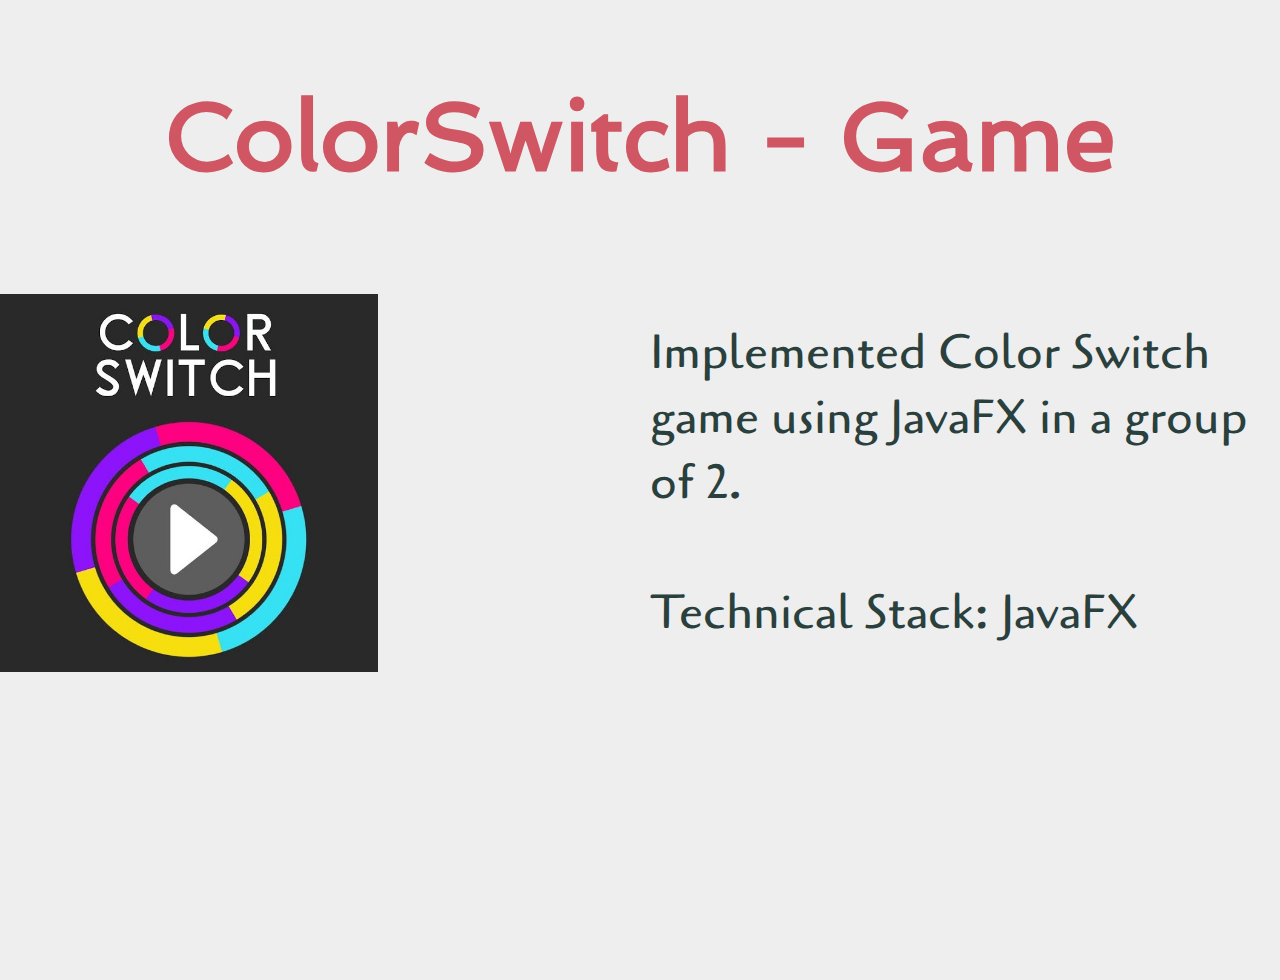
<file: portfolio/portfolio/templates/colorSwitch.html>
<!DOCTYPE html>
<html lang="en">
<head>
    <meta charset="utf-8">

    <meta name="viewport" content="width=device-width, initial-scale=1, minimum-scale=1, maximum-scale=1">

    <link rel="stylesheet" href="../static/css/style_project.css" />
    <link rel="stylesheet" href="../static/css/style.css" />

    <link rel="preconnect" href="https://fonts.gstatic.com">
    <link href="https://fonts.googleapis.com/css2?family=Spinnaker&display=swap" rel="stylesheet">
    <link href="https://fonts.googleapis.com/css2?family=Cagliostro&display=swap" rel="stylesheet">

    <title>
        Avishi's portfolio
    </title>  
</head>
<body>

    <div class="project-intro-text">
        <h2>ColorSwitch - Game</h2>
    </div>
    
    <div class="flex-container">
        <div class="container"  data-tilt data-tilt-reset="false">
            <img src="../static/img/color_switch.jpeg" alt="Image" />
        </div>

        <div class="container">
            <p class="project-description">
                Implemented Color Switch game using JavaFX in a group of 2.<br><br>
                Technical Stack: JavaFX
            </p>
        </div>

    </div>

    <script type="text/javascript" src="../static/js/vanilla-tilt.js"></script>

</body>
</html>
</file>
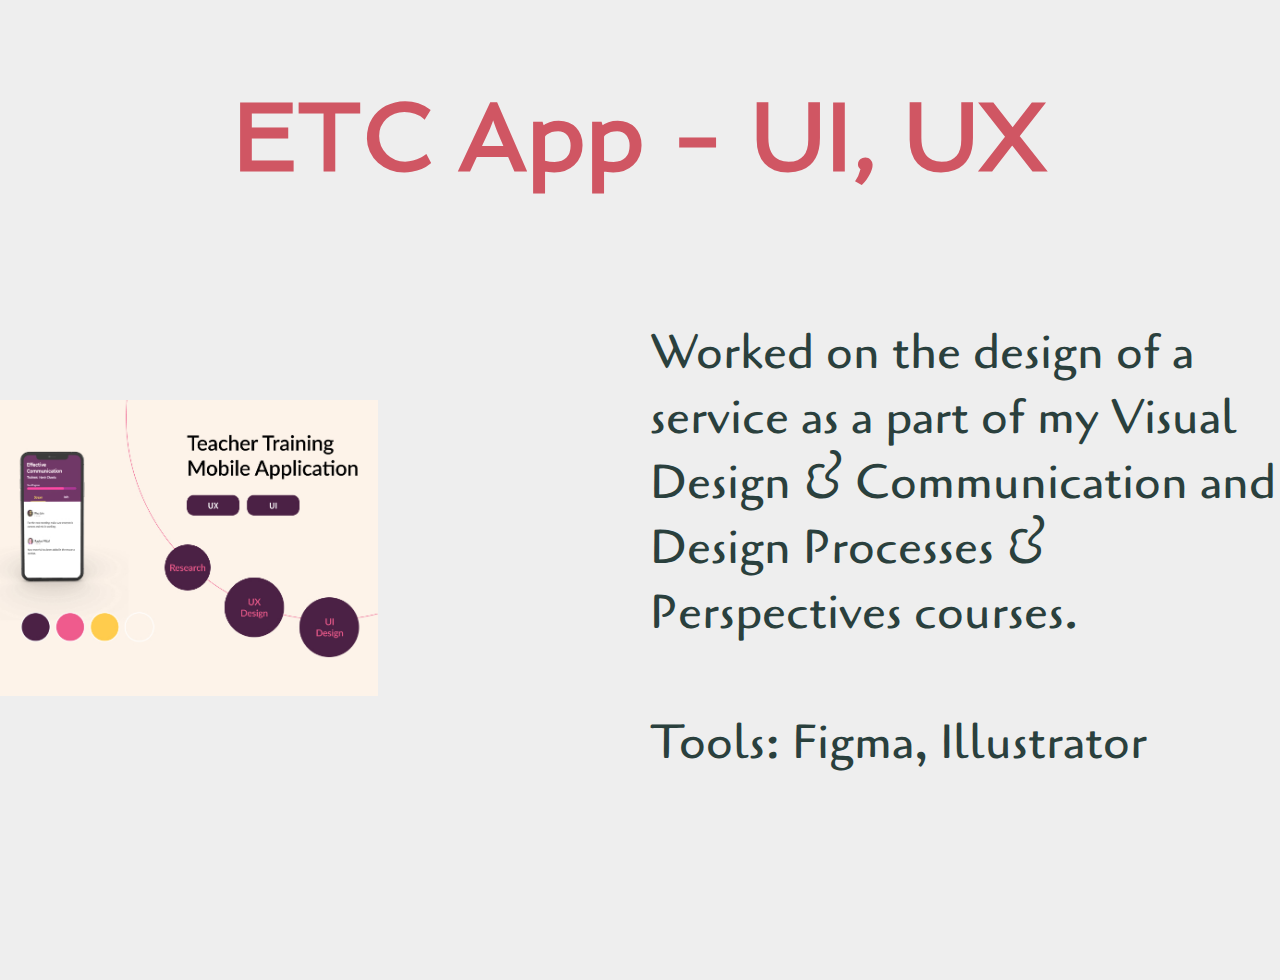
<file: portfolio/portfolio/templates/ETC.html>
<!DOCTYPE html>
<html lang="en">
<head>
    <meta charset="utf-8">

    <meta name="viewport" content="width=device-width, initial-scale=1, minimum-scale=1, maximum-scale=1">

    <link rel="stylesheet" href="../static/css/style_project.css" />
    <link rel="stylesheet" href="../static/css/style.css" />

    <link rel="preconnect" href="https://fonts.gstatic.com">
    <link href="https://fonts.googleapis.com/css2?family=Spinnaker&display=swap" rel="stylesheet">
    <link href="https://fonts.googleapis.com/css2?family=Cagliostro&display=swap" rel="stylesheet">

    <title>
        Avishi's portfolio
    </title>  
</head>
<body>

    <div class="project-intro-text">
        <h2>ETC App - UI, UX</h2>
    </div>
    
    <div class="flex-container">
        <div class="container"  data-tilt data-tilt-reset="false">
            <img src="../static/img/teacher_training.jpg" alt="Image" />
        </div>

        <div class="container">
            <p class="project-description">
                Worked on the design of a service as a part of my Visual Design & Communication and Design Processes & Perspectives courses.<br><br>
                Tools: Figma, Illustrator
            </p>
        </div>

    </div>

    <script type="text/javascript" src="../static/js/vanilla-tilt.js"></script>

</body>
</html>
</file>
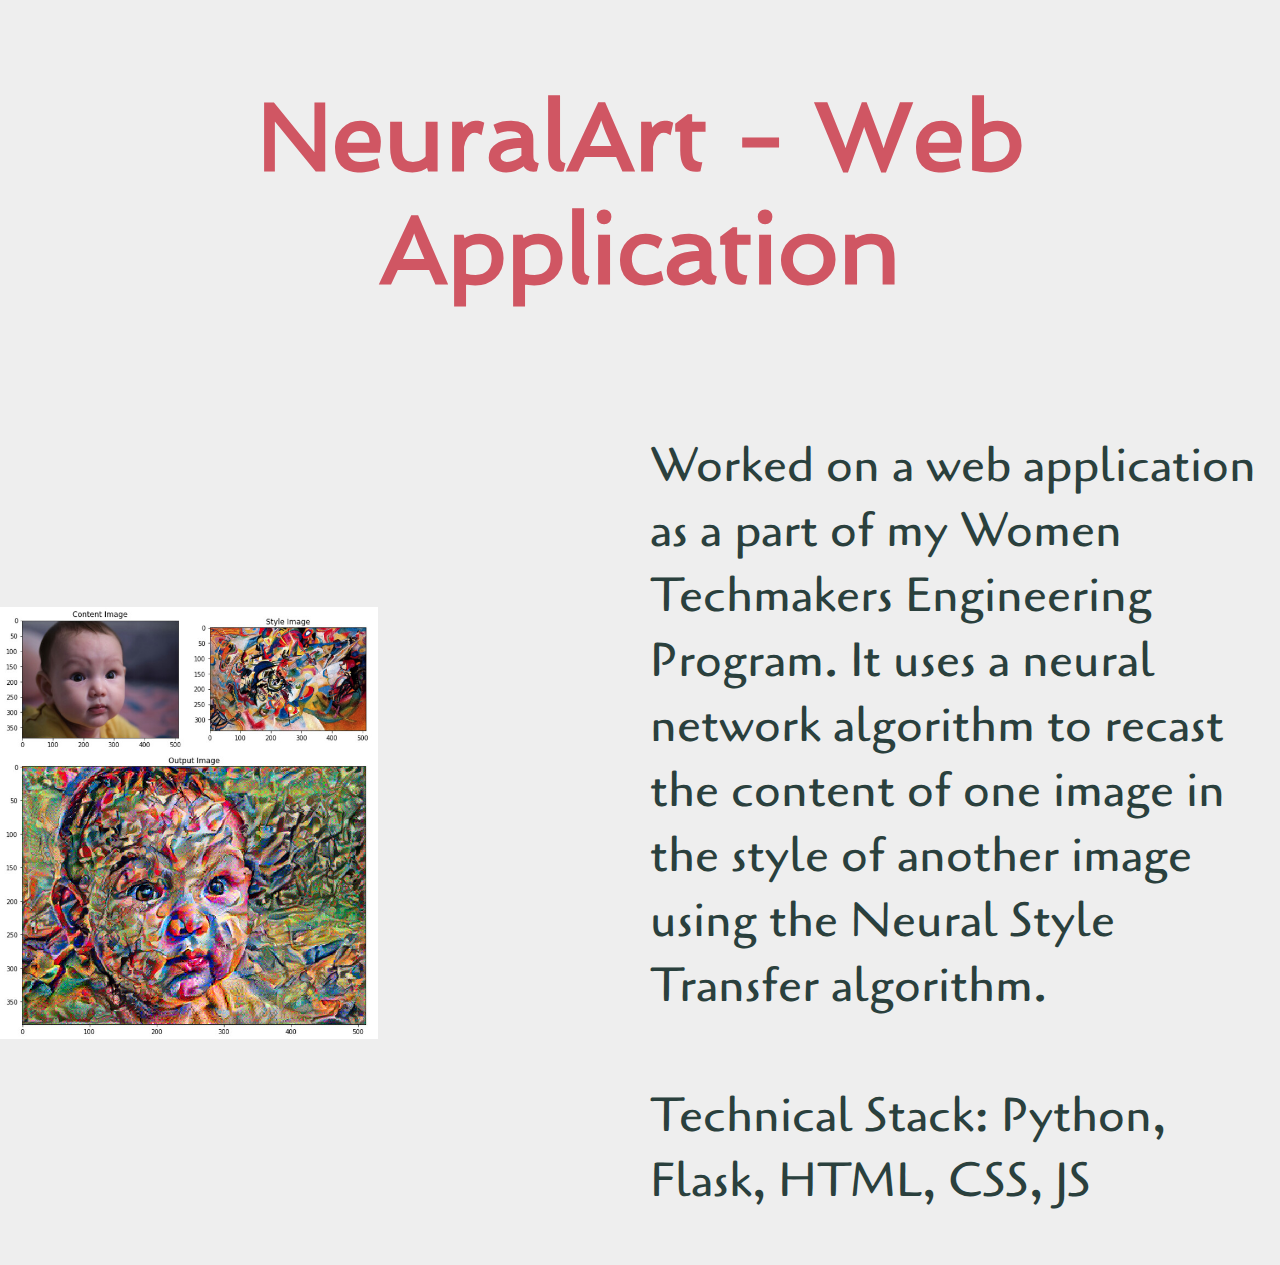
<file: portfolio/portfolio/templates/neuralArt.html>
<!DOCTYPE html>
<html lang="en">
<head>
    <meta charset="utf-8">

    <meta name="viewport" content="width=device-width, initial-scale=1, minimum-scale=1, maximum-scale=1">

    <link rel="stylesheet" href="../static/css/style_project.css" />
    <link rel="stylesheet" href="../static/css/style.css" />

    <link rel="preconnect" href="https://fonts.gstatic.com">
    <link href="https://fonts.googleapis.com/css2?family=Spinnaker&display=swap" rel="stylesheet">
    <link href="https://fonts.googleapis.com/css2?family=Cagliostro&display=swap" rel="stylesheet">

    <title>
        Avishi's portfolio
    </title>  
</head>
<body>

    <div class="project-intro-text">
        <h2>NeuralArt - Web Application</h2>
    </div>
    
    <div class="flex-container">
        <div class="container"  data-tilt data-tilt-reset="false">
            <img src="../static/img/neural_art.jpg" alt="Image" />
        </div>

        <div class="container">
            <p class="project-description">
                Worked on a web application as a part of my Women Techmakers Engineering Program. 
                It uses a neural network algorithm to recast the content of one image in the style of another image using the Neural Style Transfer algorithm. <br><br>
                Technical Stack: Python, Flask, HTML, CSS, JS
            </p>
        </div>

    </div>

    <script type="text/javascript" src="../static/js/vanilla-tilt.js"></script>

</body>
</html>
</file>
<file: portfolio/portfolio/static/css/style_project.css>
html,
body {
    font-size: 8px;
    position: relative;
    height: 100%;
}

body {
    background: #EEE;
    font-size: 14px;
    margin: 0;
    padding: 0;
    cursor: default;
}

.project-intro-text {
    text-align: center;
    position: relative;
}

.flex-container {
    display: flex;
}

.container {
    flex: 1;
}

.container:first-child {
    margin-right: 20px;
}

img {
    width: 60%;
    height: 100%;
    object-fit: contain;
}

.project-description {
    font-family: 'Cagliostro', sans-serif;
    font-size: 6rem;
    color: #2A403D;
}
</file>
<file: portfolio/portfolio/static/css/style.css>
html,
body {
    font-size: 8px;
    position: relative;
    height: 100%;
}

body {
    background: #EEE;
    font-size: 14px;
    margin: 0;
    padding: 0;
    cursor: default;
}

.swiper-container {
    background: #EEE;
    width: 100%;
    height: 100%;
    margin-left: auto;
    margin-right: auto;
}

.centered {
    text-align: center;

    display: -webkit-box;
    display: -ms-flexbox;
    display: -webkit-flex;
    display: flex;
    -webkit-box-pack: center;
    -ms-flex-pack: center;
    -webkit-justify-content: center;
    justify-content: center;
    -webkit-box-align: center;
    -ms-flex-align: center;
    -webkit-align-items: center;
    align-items: center;
}

.project-container {
    height: 50%;
}

.project-slide {
    background-color: #2A403D;
    width: 430px !important;
}

h1 {
    font-family: 'Spinnaker', sans-serif;
    font-size: 15rem;
    color: #D05663;
}

h2 {
    font-family: 'Spinnaker', sans-serif;
    font-size: 12rem;
    color: #D05663;
}

p {
    font-family: 'Cagliostro', sans-serif;
    font-size: 9rem;
    color: #2A403D;
}

.intro-text {
    opacity : 0;
    transition : opacity 2s ease;
    text-align: center;
    position: relative;
    top: 20%;
}

.loaded {
    opacity: 1;
}

.sidebar-text {
    width: 1000px;
}

#code, #design {
    text-decoration: underline;
    cursor: default;
}

a, a:link, a:visited, a:focus, a:hover, a:active{
    color: #2A403D;;
    text-decoration:none; 
    cursor: pointer;
}

a:hover {
    text-decoration: underline;
    cursor: pointer;
}
</file>
